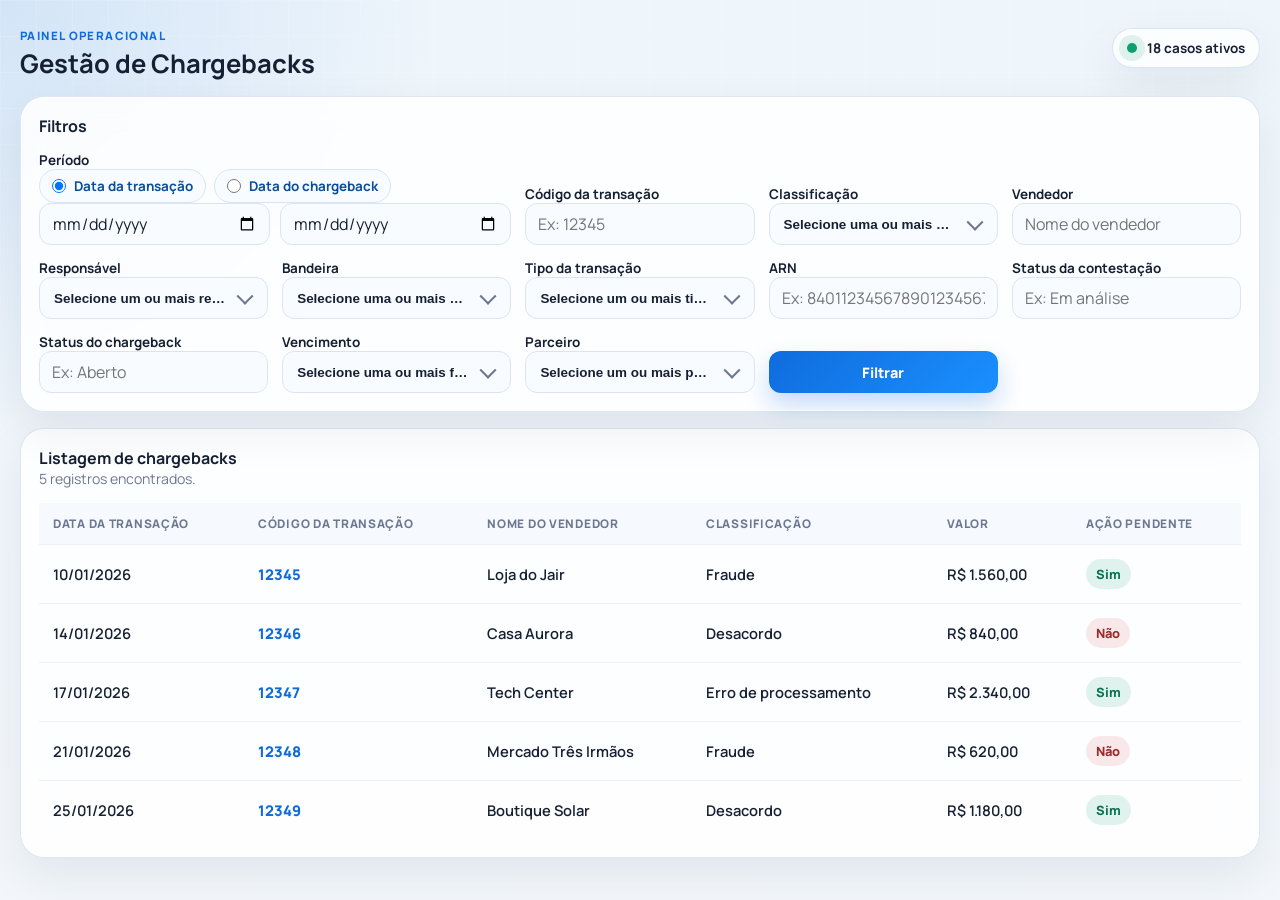
<file: index.html>
﻿<!DOCTYPE html>
<html lang="pt-BR">
<head>
  <meta charset="UTF-8">
  <meta name="viewport" content="width=device-width, initial-scale=1.0">
  <title>Gestão de Chargebacks</title>
  <link rel="preconnect" href="https://fonts.googleapis.com">
  <link rel="preconnect" href="https://fonts.gstatic.com" crossorigin>
  <link href="https://fonts.googleapis.com/css2?family=Manrope:wght@400;500;600;700;800&display=swap" rel="stylesheet">
  <link rel="stylesheet" href="style.css">
</head>
<body>
  <div class="page-shell">
    <header class="page-header">
      <div>
        <p class="eyebrow">Painel Operacional</p>
        <h1>Gestão de Chargebacks</h1>
      </div>
      <div class="header-badge">
        <span class="badge-dot"></span>
        18 casos ativos
      </div>
    </header>

    <main>
      <section class="card filters-card">
        <div class="section-heading">
          <h2>Filtros</h2>
        </div>

        <form id="filtersForm" class="filters-grid">
          <div class="field field-date-range">
            <span>Período</span>
            <div class="date-type-group" role="radiogroup" aria-label="Tipo de data">
              <label class="date-type-option">
                <input type="radio" name="dateType" value="transactionDate" checked>
                <span>Data da transação</span>
              </label>
              <label class="date-type-option">
                <input type="radio" name="dateType" value="chargebackDate">
                <span>Data do chargeback</span>
              </label>
            </div>
            <div class="date-range-group">
              <input type="date" id="startDate" name="startDate" aria-label="Data inicial">
              <input type="date" id="endDate" name="endDate" aria-label="Data final">
            </div>
          </div>

          <label class="field">
            <span>Código da transação</span>
            <input type="text" id="transactionCode" name="transactionCode" placeholder="Ex: 12345">
          </label>

          <div class="field field-multiselect">
            <span>Classificação</span>
            <div class="multiselect" data-name="classification" data-placeholder="Selecione uma ou mais classificações">
              <button class="multiselect-trigger" type="button" aria-expanded="false">
                <span class="multiselect-label">Selecione uma ou mais classificações</span>
              </button>
              <div class="multiselect-menu" hidden>
                <label class="multiselect-option"><input type="checkbox" value="Desacordo"> <span>Desacordo</span></label>
                <label class="multiselect-option"><input type="checkbox" value="Fraude"> <span>Fraude</span></label>
                <label class="multiselect-option"><input type="checkbox" value="Erro de processamento"> <span>Erro de processamento</span></label>
              </div>
            </div>
          </div>

          <label class="field">
            <span>Vendedor</span>
            <input type="text" id="seller" name="seller" placeholder="Nome do vendedor">
          </label>

          <div class="field field-multiselect">
            <span>Responsável</span>
            <div class="multiselect" data-name="owner" data-placeholder="Selecione um ou mais responsáveis">
              <button class="multiselect-trigger" type="button" aria-expanded="false">
                <span class="multiselect-label">Selecione um ou mais responsáveis</span>
              </button>
              <div class="multiselect-menu" hidden>
                <label class="multiselect-option"><input type="checkbox" value="Ana Souza"> <span>Ana Souza</span></label>
                <label class="multiselect-option"><input type="checkbox" value="Carlos Lima"> <span>Carlos Lima</span></label>
                <label class="multiselect-option"><input type="checkbox" value="Marina Costa"> <span>Marina Costa</span></label>
              </div>
            </div>
          </div>

          <div class="field field-multiselect">
            <span>Bandeira</span>
            <div class="multiselect" data-name="brand" data-placeholder="Selecione uma ou mais bandeiras">
              <button class="multiselect-trigger" type="button" aria-expanded="false">
                <span class="multiselect-label">Selecione uma ou mais bandeiras</span>
              </button>
              <div class="multiselect-menu" hidden>
                <label class="multiselect-option"><input type="checkbox" value="Visa"> <span>Visa</span></label>
                <label class="multiselect-option"><input type="checkbox" value="Mastercard"> <span>Mastercard</span></label>
                <label class="multiselect-option"><input type="checkbox" value="Elo"> <span>Elo</span></label>
                <label class="multiselect-option"><input type="checkbox" value="American Express"> <span>American Express</span></label>
                <label class="multiselect-option"><input type="checkbox" value="Hipercard"> <span>Hipercard</span></label>
              </div>
            </div>
          </div>

          <div class="field field-multiselect">
            <span>Tipo da transação</span>
            <div class="multiselect" data-name="transactionType" data-placeholder="Selecione um ou mais tipos">
              <button class="multiselect-trigger" type="button" aria-expanded="false">
                <span class="multiselect-label">Selecione um ou mais tipos</span>
              </button>
              <div class="multiselect-menu" hidden>
                <label class="multiselect-option"><input type="checkbox" value="Web"> <span>Web</span></label>
                <label class="multiselect-option"><input type="checkbox" value="APP"> <span>APP</span></label>
                <label class="multiselect-option"><input type="checkbox" value="Mobile"> <span>Mobile</span></label>
              </div>
            </div>
          </div>

          <label class="field">
            <span>ARN</span>
            <input type="text" id="arn" name="arn" placeholder="Ex: 84011234567890123456789">
          </label>

          <label class="field">
            <span>Status da contestação</span>
            <input type="text" id="disputeStatus" name="disputeStatus" placeholder="Ex: Em análise">
          </label>

          <label class="field">
            <span>Status do chargeback</span>
            <input type="text" id="chargebackStatus" name="chargebackStatus" placeholder="Ex: Aberto">
          </label>

          <div class="field field-multiselect">
            <span>Vencimento</span>
            <div class="multiselect" data-name="dueDateRange" data-placeholder="Selecione uma ou mais faixas">
              <button class="multiselect-trigger" type="button" aria-expanded="false">
                <span class="multiselect-label">Selecione uma ou mais faixas</span>
              </button>
              <div class="multiselect-menu" hidden>
                <label class="multiselect-option"><input type="checkbox" value="Hoje"> <span>Hoje</span></label>
                <label class="multiselect-option"><input type="checkbox" value="Em 5 dias"> <span>Em 5 dias</span></label>
                <label class="multiselect-option"><input type="checkbox" value="Em 10 dias"> <span>Em 10 dias</span></label>
                <label class="multiselect-option"><input type="checkbox" value="Acima de 10 dias"> <span>Acima de 10 dias</span></label>
              </div>
            </div>
          </div>

          <div class="field field-multiselect">
            <span>Parceiro</span>
            <div class="multiselect" data-name="partner" data-placeholder="Selecione um ou mais parceiros">
              <button class="multiselect-trigger" type="button" aria-expanded="false">
                <span class="multiselect-label">Selecione um ou mais parceiros</span>
              </button>
              <div class="multiselect-menu" hidden>
                <label class="multiselect-option"><input type="checkbox" value="Todos"> <span>Todos</span></label>
                <label class="multiselect-option"><input type="checkbox" value="Clear"> <span>Clear</span></label>
                <label class="multiselect-option"><input type="checkbox" value="Unico"> <span>Unico</span></label>
              </div>
            </div>
          </div>

          <div class="field action-field">
            <span class="hidden-label">Ação</span>
            <button type="submit" class="primary-button">Filtrar</button>
          </div>
        </form>
      </section>

      <section class="card table-card">
        <div class="section-heading">
          <h2>Listagem de chargebacks</h2>
          <p id="resultsSummary">5 registros encontrados.</p>
        </div>

        <div class="table-wrapper">
          <table>
            <thead>
              <tr>
                <th>Data da transação</th>
                <th>Código da transação</th>
                <th>Nome do vendedor</th>
                <th>Classificação</th>
                <th>Valor</th>
                <th>Ação pendente</th>
              </tr>
            </thead>
            <tbody id="resultsBody"></tbody>
          </table>
        </div>
      </section>
    </main>
  </div>

  <script src="script.js"></script>
</body>
</html>
</file>
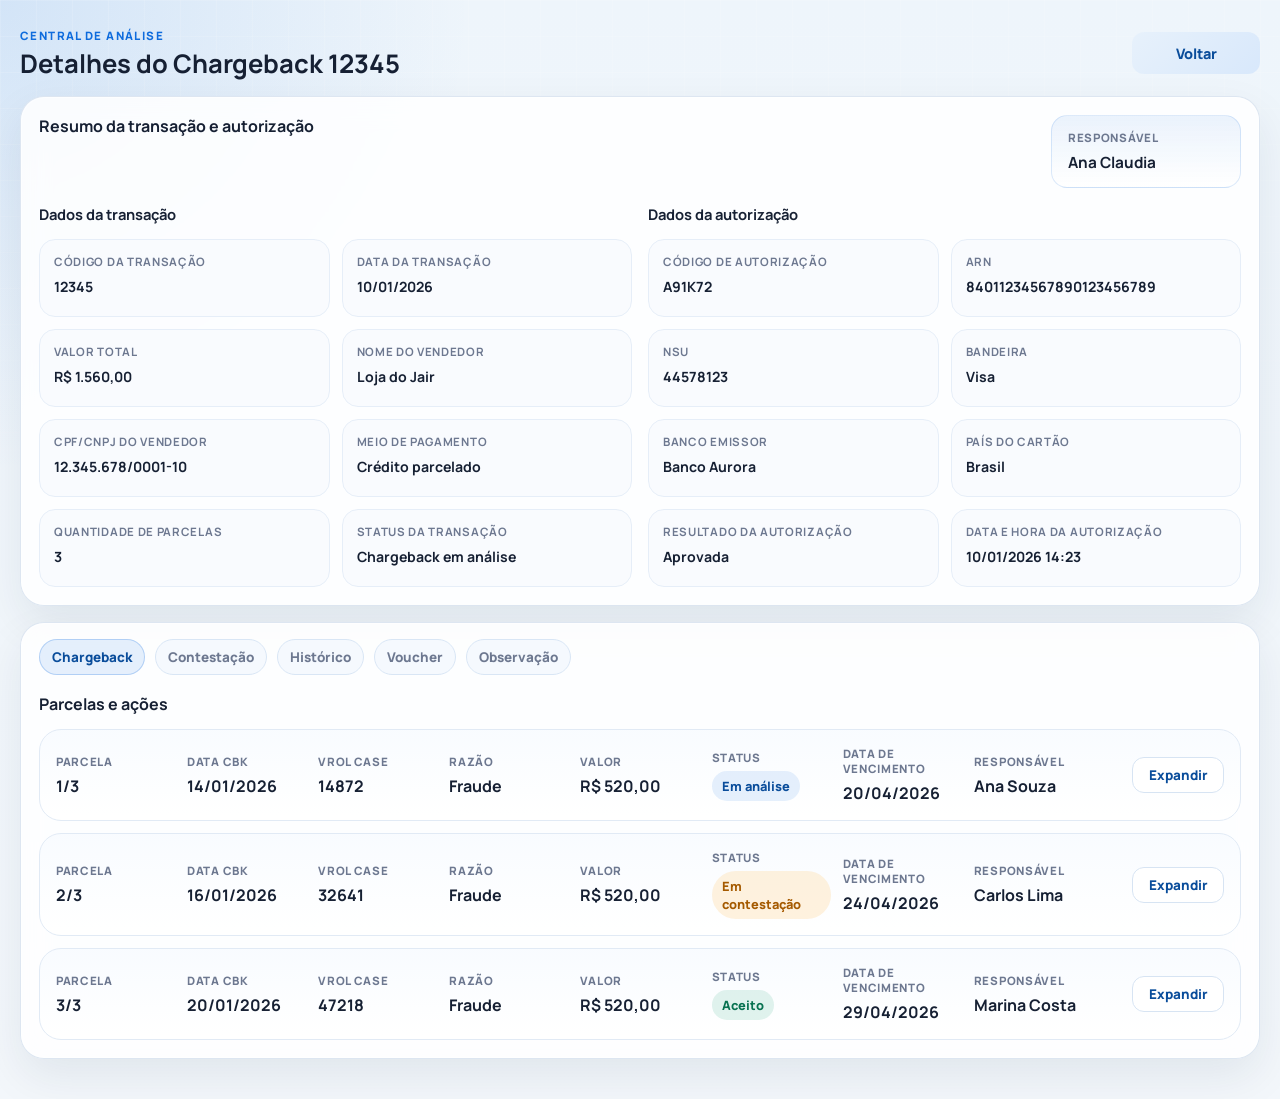
<file: detalhes.html>
﻿<!DOCTYPE html>
<html lang="pt-BR">
<head>
  <meta charset="UTF-8">
  <meta name="viewport" content="width=device-width, initial-scale=1.0">
  <title>Detalhes do Chargeback</title>
  <link rel="preconnect" href="https://fonts.googleapis.com">
  <link rel="preconnect" href="https://fonts.gstatic.com" crossorigin>
  <link href="https://fonts.googleapis.com/css2?family=Manrope:wght@400;500;600;700;800&display=swap" rel="stylesheet">
  <link rel="stylesheet" href="style.css">
</head>
<body>
  <div class="page-shell detail-layout">
    <header class="page-header detail-header">
      <div>
        <p class="eyebrow">Central de análise</p>
        <h1 id="detailTitle">Detalhes do Chargeback</h1>
      </div>
      <a class="back-link secondary-link" href="index.html">Voltar</a>
    </header>

    <main class="detail-content">
      <section class="card detail-summary-card">
        <div class="summary-topbar">
          <div class="section-heading">
            <h2>Resumo da transação e autorização</h2>
          </div>
          <div class="summary-highlight">
            <span>Responsável</span>
            <strong id="summaryOwner">-</strong>
          </div>
        </div>

        <div class="summary-columns">
          <div>
            <div class="section-heading section-heading-compact">
              <h3>Dados da transação</h3>
            </div>
            <div class="detail-grid summary-grid" id="transactionSummary"></div>
          </div>

          <div>
            <div class="section-heading section-heading-compact">
              <h3>Dados da autorização</h3>
            </div>
            <div class="detail-grid summary-grid" id="authorizationSummary"></div>
          </div>
        </div>
      </section>

      <section class="card tabs-card">
        <div class="tabs-nav" role="tablist" aria-label="Navegação de detalhes">
          <button class="tab-button is-active" type="button" role="tab" aria-selected="true" data-tab="chargeback">Chargeback</button>
          <button class="tab-button" type="button" role="tab" aria-selected="false" data-tab="contestacao">Contestação</button>
          <button class="tab-button" type="button" role="tab" aria-selected="false" data-tab="historico">Histórico</button>
          <button class="tab-button" type="button" role="tab" aria-selected="false" data-tab="voucher">Voucher</button>
          <button class="tab-button" type="button" role="tab" aria-selected="false" data-tab="observacao">Observação</button>
        </div>

        <div class="tabs-panels">
          <section class="tab-panel is-active" id="tab-chargeback" role="tabpanel">
            <div class="section-heading">
              <h2>Parcelas e ações</h2>
            </div>
            <div class="installments-list" id="installmentsList"></div>
          </section>

          <section class="tab-panel" id="tab-contestacao" role="tabpanel" hidden>
            <div class="section-heading">
              <h2>Contestação</h2>
            </div>

            <div class="contestation-stack">
              <section class="contestation-card">
                <div class="section-heading section-heading-compact">
                  <h3>Estabelecimento</h3>
                </div>
                <div class="detail-grid summary-grid" id="merchantSummary"></div>
                <div class="contestation-actions">
                  <button class="primary-button action-button" type="button">Aprovar</button>
                  <button class="action-button action-button-secondary" type="button">Negar</button>
                  <button class="action-button action-button-secondary" type="button">Reapresentar</button>
                  <button class="action-button action-button-secondary" type="button">Pedir mais informações</button>
                </div>
              </section>

              <div class="contestation-columns">
                <section class="contestation-card">
                  <div class="section-heading section-heading-compact">
                    <h3>Status da contestação</h3>
                  </div>
                  <div class="contestation-status-box">
                    <span>Status atual</span>
                    <strong id="currentContestationStatus">-</strong>
                  </div>
                  <div class="section-heading section-heading-compact">
                    <h3>Ciclo de vida</h3>
                  </div>
                  <div class="table-wrapper compact-table">
                    <table>
                      <thead>
                        <tr>
                          <th>Data</th>
                          <th>Status</th>
                          <th>Usuário</th>
                        </tr>
                      </thead>
                      <tbody id="contestationLifecycleBody"></tbody>
                    </table>
                  </div>
                </section>

                <section class="contestation-card">
                  <div class="section-heading section-heading-compact">
                    <h3>Comunicação com o vendedor</h3>
                  </div>

                  <div class="communication-block">
                    <h4>Notificação enviada</h4>
                    <div class="communication-meta" id="notificationMeta"></div>
                    <div class="communication-text" id="notificationText"></div>
                  </div>

                  <div class="communication-block">
                    <h4>Retorno do vendedor</h4>
                    <div class="communication-meta" id="sellerReplyMeta"></div>
                    <div class="communication-text" id="sellerReplyText"></div>
                    <div class="attachment-chip" id="sellerReplyAttachment"></div>
                  </div>
                </section>
              </div>
            </div>
          </section>

          <section class="tab-panel" id="tab-historico" role="tabpanel" hidden>
            <div class="section-heading">
              <h2>Histórico</h2>
            </div>
            <div class="contestation-card">
              <div class="table-wrapper compact-table">
                <table>
                  <thead>
                    <tr>
                      <th>Data</th>
                      <th>Ação</th>
                      <th>Usuário</th>
                    </tr>
                  </thead>
                  <tbody id="generalHistoryBody"></tbody>
                </table>
              </div>
            </div>
          </section>

          <section class="tab-panel" id="tab-voucher" role="tabpanel" hidden>
            <div class="placeholder-panel">
              <h2>Voucher</h2>
              <p>Em construção.</p>
            </div>
          </section>

          <section class="tab-panel" id="tab-observacao" role="tabpanel" hidden>
            <div class="section-heading">
              <h2>Observação</h2>
            </div>
            <div class="contestation-card">
              <label class="field" for="caseNotes">
                <span>Anotações</span>
                <textarea id="caseNotes" class="notes-textarea" rows="5" placeholder="Registre observações importantes sobre o caso."></textarea>
              </label>
              <div class="notes-actions">
                <button class="primary-button" type="button">Salvar</button>
              </div>
            </div>
          </section>
        </div>
      </section>
    </main>
  </div>

  <script src="script.js"></script>
</body>
</html>
</file>
<file: style.css>
﻿:root {
  --bg: #f3f7fb;
  --panel: #ffffff;
  --panel-strong: #f8fbff;
  --text: #162033;
  --muted: #6d7890;
  --border: #dbe4f0;
  --accent: #0f6cdd;
  --accent-dark: #0a4d9b;
  --success: #0f9f6e;
  --warning: #ffa31a;
  --danger: #d14a4a;
  --shadow: 0 18px 45px rgba(18, 38, 63, 0.08);
  --radius-lg: 24px;
  --radius-md: 16px;
  --radius-sm: 12px;
}

* {
  box-sizing: border-box;
}

body {
  margin: 0;
  min-height: 100vh;
  font-family: "Manrope", sans-serif;
  color: var(--text);
  background:
    radial-gradient(circle at top left, rgba(15, 108, 221, 0.12), transparent 28%),
    linear-gradient(180deg, #eef5fb 0%, var(--bg) 100%);
}

body::before {
  content: "";
  position: fixed;
  inset: 0;
  pointer-events: none;
  background-image:
    linear-gradient(rgba(255, 255, 255, 0.32) 1px, transparent 1px),
    linear-gradient(90deg, rgba(255, 255, 255, 0.32) 1px, transparent 1px);
  background-size: 36px 36px;
  mask-image: linear-gradient(180deg, rgba(0, 0, 0, 0.42), transparent 92%);
}

.page-shell {
  position: relative;
  z-index: 1;
  max-width: 1360px;
  margin: 0 auto;
  padding: 28px 20px 40px;
}

.detail-layout {
  max-width: 1440px;
}

.page-header {
  display: flex;
  justify-content: space-between;
  align-items: flex-start;
  gap: 24px;
  margin-bottom: 18px;
}

.detail-header {
  align-items: center;
}

.eyebrow {
  margin: 0 0 6px;
  color: var(--accent);
  font-size: 0.72rem;
  font-weight: 800;
  text-transform: uppercase;
  letter-spacing: 0.12em;
}

h1,
h2,
h3,
p {
  margin-top: 0;
}

h1 {
  margin-bottom: 0;
  font-size: clamp(1.35rem, 2vw, 1.9rem);
  line-height: 1.15;
}

h3 {
  font-size: 0.92rem;
}

.subtitle,
.section-heading p,
#resultsSummary,
.empty-state,
.placeholder-panel p {
  color: var(--muted);
  font-size: 0.88rem;
}

.header-badge {
  display: inline-flex;
  align-items: center;
  gap: 10px;
  padding: 10px 14px;
  border: 1px solid rgba(15, 108, 221, 0.16);
  border-radius: 999px;
  background: rgba(255, 255, 255, 0.78);
  box-shadow: var(--shadow);
  font-size: 0.84rem;
  font-weight: 700;
}

.badge-dot {
  width: 10px;
  height: 10px;
  border-radius: 50%;
  background: var(--success);
  box-shadow: 0 0 0 8px rgba(15, 159, 110, 0.12);
}

.card {
  position: relative;
  overflow: visible;
  border: 1px solid rgba(219, 228, 240, 0.92);
  border-radius: var(--radius-lg);
  background: rgba(255, 255, 255, 0.86);
  box-shadow: var(--shadow);
  backdrop-filter: blur(14px);
}

.card::after {
  content: "";
  position: absolute;
  inset: 0;
  border-radius: inherit;
  border: 1px solid rgba(255, 255, 255, 0.45);
  pointer-events: none;
}

.filters-card,
.table-card,
.detail-card,
.detail-summary-card {
  padding: 18px;
}

.filters-card {
  margin-bottom: 16px;
  overflow: visible;
}

.section-heading {
  margin-bottom: 14px;
}

.section-heading h2 {
  margin-bottom: 0;
  font-size: 1rem;
}

.section-heading-compact {
  margin-bottom: 10px;
}

.filters-grid {
  display: grid;
  grid-template-columns: repeat(5, minmax(0, 1fr));
  gap: 14px;
  align-items: end;
}

.field-date-range {
  grid-column: span 2;
}

.date-type-group {
  display: flex;
  flex-wrap: wrap;
  gap: 8px;
}

.date-type-option {
  display: inline-flex;
  align-items: center;
  gap: 8px;
  min-height: 34px;
  padding: 0 12px;
  border: 1px solid #d8e5f3;
  border-radius: 999px;
  background: #f8fbff;
  color: var(--accent-dark);
  font-size: 0.82rem;
  font-weight: 700;
  cursor: pointer;
}

.date-type-option input {
  width: 14px;
  height: 14px;
  margin: 0;
}

.date-range-group {
  display: grid;
  grid-template-columns: repeat(2, minmax(0, 1fr));
  gap: 10px;
}

.field {
  display: flex;
  flex-direction: column;
  /*gap: 6px;*/
  justify-content: flex-end; /* 🔥 garante alinhamento */
}

.field span {
  font-size: 0.84rem;
  font-weight: 700;
}

input,
select,
.primary-button,
.back-link,
.tab-button,
.accordion-toggle {
  font: inherit;
}

input,
select {
  height: 42px;
  width: 100%;
  padding: 0 12px;
  border: 1px solid var(--border);
  border-radius: var(--radius-sm);
  background: var(--panel-strong);
  color: var(--text);
  outline: none;
  transition: border-color 0.2s ease, box-shadow 0.2s ease, transform 0.2s ease;
}

input:focus,
select:focus {
  border-color: rgba(15, 108, 221, 0.55);
  box-shadow: 0 0 0 4px rgba(15, 108, 221, 0.12);
  transform: translateY(-1px);
}

.action-field {
  justify-content: flex-end;
}

.hidden-label {
  visibility: hidden;
}

.primary-button,
.back-link {
  display: inline-flex;
  justify-content: center;
  align-items: center;
  min-height: 42px;
  padding: 0 16px;
  border: 0;
  border-radius: 12px;
  background: linear-gradient(135deg, var(--accent) 0%, #1b8fff 100%);
  color: #fff;
  font-size: 0.9rem;
  font-weight: 800;
  text-decoration: none;
  box-shadow: 0 12px 24px rgba(15, 108, 221, 0.24);
  cursor: pointer;
  transition: transform 0.2s ease, box-shadow 0.2s ease, filter 0.2s ease;
}

.primary-button:hover,
.back-link:hover {
  transform: translateY(-2px);
  box-shadow: 0 16px 28px rgba(15, 108, 221, 0.28);
  filter: saturate(1.08);
}

.secondary-link {
  min-width: 128px;
  background: linear-gradient(135deg, #e7f1fb 0%, #d8e8fb 100%);
  color: var(--accent-dark);
  box-shadow: none;
}

.table-wrapper {
  overflow-x: auto;
}

table {
  width: 100%;
  border-collapse: collapse;
  min-width: 760px;
}

thead th {
  padding: 12px 14px;
  text-align: left;
  font-size: 0.74rem;
  font-weight: 800;
  color: var(--muted);
  text-transform: uppercase;
  letter-spacing: 0.06em;
  background: #f6fafe;
}

tbody td {
  padding: 14px;
  border-top: 1px solid #edf2f8;
  font-size: 0.92rem;
  font-weight: 600;
}

tbody tr {
  transition: background-color 0.2s ease;
}

tbody tr:hover {
  background: rgba(15, 108, 221, 0.04);
}

.transaction-link {
  color: var(--accent);
  font-weight: 800;
  text-decoration: none;
}

.transaction-link:hover {
  color: var(--accent-dark);
  text-decoration: underline;
}

.pill {
  display: inline-flex;
  align-items: center;
  gap: 8px;
  padding: 6px 10px;
  border-radius: 999px;
  font-size: 0.8rem;
  font-weight: 800;
}

.pill.is-positive {
  background: rgba(15, 159, 110, 0.12);
  color: #087251;
}

.pill.is-neutral {
  background: rgba(15, 108, 221, 0.1);
  color: var(--accent-dark);
}

.pill.is-warning {
  background: rgba(255, 163, 26, 0.14);
  color: #a55a00;
}

.pill.is-negative {
  background: rgba(209, 74, 74, 0.12);
  color: #992d2d;
}

.empty-state {
  padding: 28px 12px 12px;
  text-align: center;
}

.detail-card {
  width: min(720px, 100%);
}

.detail-content {
  display: grid;
  gap: 16px;
}

.summary-topbar {
  display: flex;
  justify-content: space-between;
  align-items: flex-start;
  gap: 16px;
  margin-bottom: 16px;
}

.summary-highlight {
  min-width: 190px;
  padding: 14px 16px;
  border: 1px solid rgba(15, 108, 221, 0.14);
  border-radius: var(--radius-md);
  background: linear-gradient(180deg, rgba(15, 108, 221, 0.08), rgba(255, 255, 255, 0.86));
}

.summary-highlight span,
.installment-label {
  display: block;
  margin-bottom: 6px;
  font-size: 0.72rem;
  font-weight: 800;
  color: var(--muted);
  text-transform: uppercase;
  letter-spacing: 0.06em;
}

.summary-highlight strong {
  font-size: 0.96rem;
}

.summary-columns {
  display: grid;
  grid-template-columns: repeat(2, minmax(0, 1fr));
  gap: 16px;
}

.detail-grid {
  display: grid;
  grid-template-columns: repeat(2, minmax(0, 1fr));
  gap: 12px;
  margin: 16px 0 18px;
}

.summary-grid {
  margin: 0;
}

.detail-item {
  padding: 14px;
  border: 1px solid #e6eef8;
  border-radius: var(--radius-md);
  background: #f9fbfe;
}

.summary-item {
  min-height: 78px;
}

.detail-item strong {
  display: block;
  margin-bottom: 6px;
  font-size: 0.72rem;
  color: var(--muted);
  text-transform: uppercase;
  letter-spacing: 0.06em;
}

.summary-item span {
  font-size: 0.88rem;
  line-height: 1.35;
  font-weight: 700;
}

.tabs-card {
  padding: 0;
}

.tabs-nav {
  display: flex;
  flex-wrap: wrap;
  gap: 10px;
  padding: 16px 18px 0;
}

.tab-button {
  min-height: 36px;
  padding: 0 12px;
  border: 1px solid #d9e6f5;
  border-radius: 999px;
  background: #f5f9fe;
  color: var(--muted);
  font-size: 0.84rem;
  font-weight: 800;
  cursor: pointer;
  transition: all 0.2s ease;
}

.tab-button:hover,
.tab-button.is-active {
  border-color: rgba(15, 108, 221, 0.24);
  background: rgba(15, 108, 221, 0.1);
  color: var(--accent-dark);
}

.tabs-panels {
  padding: 18px;
}

.tab-panel {
  display: none;
}

.tab-panel.is-active {
  display: block;
}

.placeholder-panel {
  padding: 18px;
  border: 1px dashed #d7e2ef;
  border-radius: var(--radius-md);
  background: #fbfdff;
}

.installments-list {
  display: grid;
  gap: 12px;
}

.installment-card {
  border: 1px solid #e1eaf5;
  border-radius: 22px;
  background: linear-gradient(180deg, rgba(248, 251, 255, 0.98), rgba(255, 255, 255, 0.98));
  overflow: hidden;
}

.installment-grid {
  display: grid;
  grid-template-columns: repeat(9, minmax(0, 1fr));
  gap: 12px;
  align-items: center;
  padding: 16px;
}

.installment-grid strong {
  display: block;
}

.installment-action {
  display: flex;
  justify-content: flex-end;
}

.accordion-toggle {
  min-width: 92px;
  min-height: 36px;
  border: 1px solid #d7e4f3;
  border-radius: 12px;
  background: #fff;
  color: var(--accent-dark);
  font-size: 0.84rem;
  font-weight: 800;
  cursor: pointer;
}

.accordion-panel {
  padding: 0 16px 16px;
  border-top: 1px solid #e7eef7;
  background: rgba(246, 250, 255, 0.8);
}

.accordion-section {
  padding-top: 16px;
}

.compact-table table {
  min-width: 620px;
}

.parcel-action-form {
  display: grid;
  grid-template-columns: minmax(220px, 1fr) minmax(180px, 220px) auto;
  gap: 12px;
  align-items: end;
}

@media (max-width: 1180px) {
  .filters-grid {
    grid-template-columns: repeat(3, minmax(0, 1fr));
  }

  .field-date-range {
    grid-column: span 2;
  }

  .installment-grid {
    grid-template-columns: repeat(5, minmax(0, 1fr));
  }
}

@media (max-width: 840px) {
  .page-shell {
    padding-inline: 16px;
  }

  .page-header,
  .summary-topbar {
    flex-direction: column;
  }

  .filters-grid,
  .detail-grid,
  .summary-columns {
    grid-template-columns: repeat(2, minmax(0, 1fr));
  }

  .field-date-range {
    grid-column: span 2;
  }

  .parcel-action-form {
    grid-template-columns: 1fr;
  }
}

@media (max-width: 620px) {
  .filters-card,
  .table-card,
  .detail-card,
  .detail-summary-card {
    padding: 20px;
  }

  .filters-grid,
  .detail-grid,
  .summary-columns,
  .installment-grid {
    grid-template-columns: 1fr;
  }

  .field-date-range,
  .field-date-range .date-range-group {
    grid-column: span 1;
    grid-template-columns: 1fr;
  }

  .action-field {
    justify-content: stretch;
  }

  .primary-button,
  .back-link {
    width: 100%;
  }

  .tabs-nav,
  .tabs-panels {
    padding-inline: 20px;
  }

  .accordion-panel,
  .installment-grid {
    padding-inline: 16px;
  }
}

select[multiple] {
  min-height: 120px;
  padding-block: 10px;
}

select[multiple] option {
  padding: 8px 10px;
  border-radius: 8px;
}

.field-multiselect {
  align-self: stretch;
  position: relative;
}

.multiselect {
  position: relative;
  z-index: 1;
}

.multiselect-trigger {
  position: relative;
  justify-content: flex-start;
  width: 100%;
  height: 42px;
  padding: 0 42px 0 14px;
  border: 1px solid var(--border);
  border-radius: var(--radius-sm);
  background: var(--panel-strong);
  color: var(--text);
  box-shadow: none;
}

.multiselect-trigger:hover {
  transform: none;
  box-shadow: none;
  filter: none;
}

.multiselect-trigger::after {
  content: "";
  position: absolute;
  right: 16px;
  top: 50%;
  width: 10px;
  height: 10px;
  border-right: 2px solid var(--muted);
  border-bottom: 2px solid var(--muted);
  transform: translateY(-65%) rotate(45deg);
  transition: transform 0.2s ease;
}

.multiselect.is-open .multiselect-trigger {
  border-color: rgba(15, 108, 221, 0.55);
  box-shadow: 0 0 0 4px rgba(15, 108, 221, 0.12);
}

.multiselect.is-open .multiselect-trigger::after {
  transform: translateY(-25%) rotate(-135deg);
}

.multiselect-label {
  display: block;
  width: 100%;
  overflow: hidden;
  color: var(--text);
  font-size: 0.9rem;
  font-weight: 500;
  text-align: left;
  text-overflow: ellipsis;
  white-space: nowrap;
}

.multiselect-menu {
  position: absolute;
  top: calc(100% + 8px);
  left: 0;
  right: 0;
  z-index: 20;
  display: grid;
  gap: 4px;
  max-height: 220px;
  padding: 8px;
  overflow-y: auto;
  border: 1px solid var(--border);
  border-radius: var(--radius-md);
  background: #fff;
  box-shadow: 0 18px 45px rgba(18, 38, 63, 0.14);
}

.multiselect-menu[hidden] {
  display: none;
}

.multiselect-option {
  display: flex;
  align-items: center;
  gap: 10px;
  padding: 8px 10px;
  border-radius: 10px;
  cursor: pointer;
  transition: background-color 0.2s ease;
}

.multiselect-option:hover {
  background: rgba(15, 108, 221, 0.06);
}

.multiselect-option input {
  width: 16px;
  height: 16px;
  margin: 0;
}

.multiselect-option span {
  font-size: 0.84rem;
  font-weight: 600;
}

.contestation-stack {
  display: grid;
  gap: 14px;
}

.contestation-card {
  padding: 16px;
  border: 1px solid #e1eaf5;
  border-radius: 20px;
  background: linear-gradient(180deg, rgba(248, 251, 255, 0.96), rgba(255, 255, 255, 0.98));
}

.contestation-actions {
  display: flex;
  flex-wrap: wrap;
  gap: 10px;
  margin-top: 14px;
}

.action-button {
  min-height: 40px;
  padding: 0 14px;
  border: 0;
  border-radius: 12px;
  font: inherit;
  font-size: 0.88rem;
  font-weight: 800;
  cursor: pointer;
}

.action-button-secondary {
  border: 1px solid #d8e5f3;
  background: #fff;
  color: var(--accent-dark);
}

.contestation-columns {
  display: grid;
  grid-template-columns: repeat(2, minmax(0, 1fr));
  gap: 14px;
}

.contestation-status-box {
  margin-bottom: 14px;
  padding: 14px 16px;
  border: 1px solid rgba(15, 108, 221, 0.14);
  border-radius: 16px;
  background: rgba(15, 108, 221, 0.06);
}

.contestation-status-box span,
.communication-meta {
  display: block;
  color: var(--muted);
  font-size: 0.78rem;
  font-weight: 700;
}

.contestation-status-box strong {
  display: block;
  margin-top: 6px;
  font-size: 0.96rem;
}

.communication-block + .communication-block {
  margin-top: 14px;
}

.communication-block h4 {
  margin: 0 0 8px;
  font-size: 0.9rem;
}

.communication-text {
  margin-top: 10px;
  padding: 12px;
  border: 1px solid #e4ecf7;
  border-radius: 14px;
  background: #fff;
  font-size: 0.88rem;
  line-height: 1.55;
}

.attachment-chip {
  display: inline-flex;
  margin-top: 12px;
  padding: 6px 10px;
  border-radius: 999px;
  background: rgba(15, 108, 221, 0.08);
  color: var(--accent-dark);
  font-size: 0.8rem;
  font-weight: 700;
}

.notes-textarea {
  width: 100%;
  min-height: 120px;
  padding: 12px;
  border: 1px solid var(--border);
  border-radius: var(--radius-sm);
  background: var(--panel-strong);
  color: var(--text);
  font: inherit;
  resize: vertical;
  outline: none;
}

.notes-textarea:focus {
  border-color: rgba(15, 108, 221, 0.55);
  box-shadow: 0 0 0 4px rgba(15, 108, 221, 0.12);
}

.notes-actions {
  margin-top: 12px;
}

@media (max-width: 840px) {
  .contestation-columns {
    grid-template-columns: repeat(2, minmax(0, 1fr));
  }
}

@media (max-width: 620px) {
  .contestation-columns {
    grid-template-columns: 1fr;
  }
}



/* Fix dropdown overlap */
.multiselect {
  position: relative;
  z-index: 30;
}

.multiselect-menu {
  z-index: 999;
}

.multiselect.is-open {
  z-index: 1000; /* 🔥 sobe só quando está aberto */
}

.filters-card {
  position: relative;
  z-index: 10;
}
</file>
